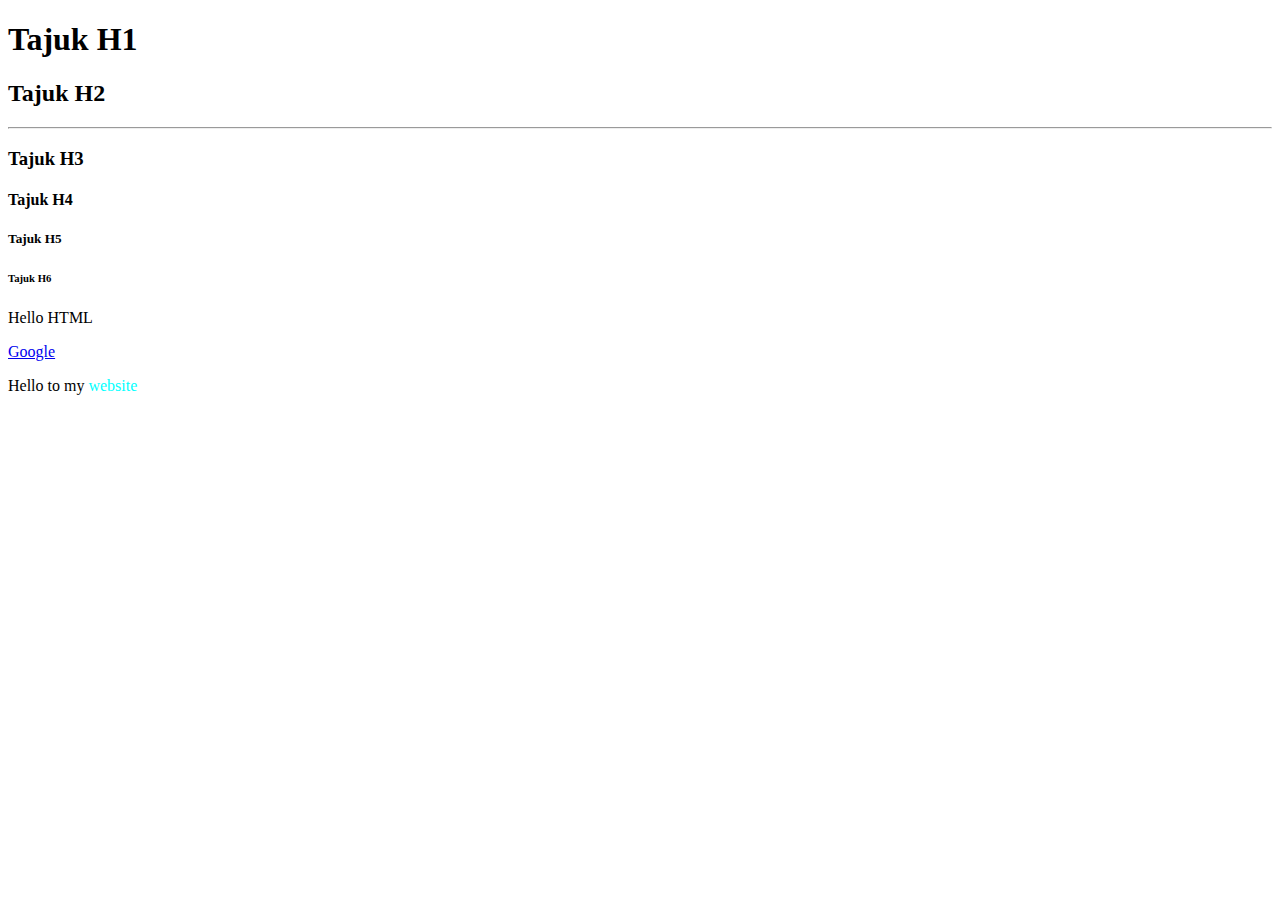
<file: asas-html/index.html>
<!DOCTYPE html>
<html>
    <head>
        <title>Ini web page saya</title>
    </head>

    <body>
        <div>
            <h1>Tajuk H1</h1>
            <h2>Tajuk H2</h2>
            <hr>
            <h3>Tajuk H3</h3>
            <h4>Tajuk H4</h4>
            <h5>Tajuk H5</h5>
            <h6>Tajuk H6</h6>
            <p>Hello HTML</p>
            <a href="https://google.com">Google</a>
            <p>Hello to my <span style="color: aqua;">website</span></p>
        </div>
    </body>
</html>
</file>
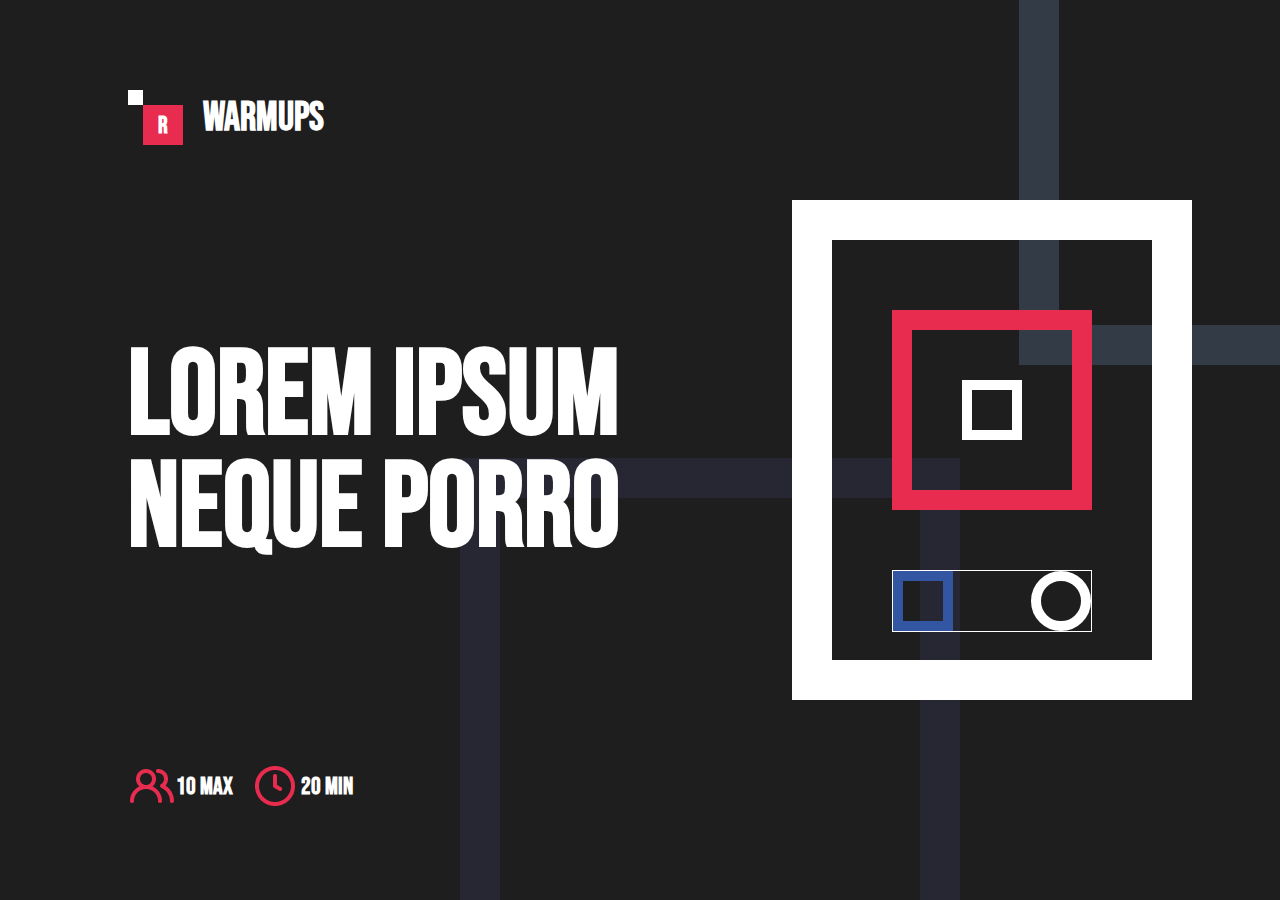
<file: banner/banner.html>
<!DOCTYPE html>
<html lang="en">
<head>
    <meta charset="UTF-8">
    <meta name="viewport" content="width=device-width, initial-scale=1.0">
    <title>Document</title>
    <link rel="stylesheet" href="./banner.css">
    <link rel="preconnect" href="https://fonts.googleapis.com">
    <link rel="preconnect" href="https://fonts.gstatic.com" crossorigin>
    <link href="https://fonts.googleapis.com/css2?family=Bebas+Neue&display=swap" rel="stylesheet">
</head>
<body>
    <main class="main-container">
       

        <section class="left-container">
           <div class="header">
                <div class="box">
                    <div class="left-white"></div>
                    <div class="right-red"><h2>R</h2></div>
                </div>
                <div class="warmups"><h2>WARMUPS</h2></div>
           </div>

           <div class="middle-caption">
                <h1>LOREM IPSUM NEQUE PORRO</h1>
           </div>

           <div class="logo">
                <div class="logo-person">
                    <img src="../assets/users-alt.png" alt="">
                    <h2>10 MAX</h2>
                </div>
                <div class="logo-time">
                    <img src="../assets/clock.png" alt="">
                    <h2>20 MIN</h2>
                </div>
           </div>

        </section>

        <section class="right-container">
           <div class="white-container">
                <div class="red-container">
                    <div class="small-white"></div>
                </div>
                <div class="white-blue">
                    <div class="blue-container"></div>
                    <div class="white-circle"></div>
                 </div>
                 <div class="outside-box-one"></div>
                 <div class="outside-box-two"></div>
           </div>
           
         </section>
        
    </main>
    <!-- <section class="white-solid"></section>
    <section class="red-solid">R</section>
    <section class="warmups"><h1>WARMUPS</h1></section> -->



    <!-- <main>
        <section class="left-container">
            <h3>WARMUPS</h3>
            <h2>LOREM IPSUM <br>NEQUE PORRO</h2>
            <h4>10 MAX</h4>
            <h4>20 MIN</h4>
        </section>
    </main> -->
        <!-- <section class="square-box1"></section>
        <section class="square-box2"></section> -->
        <!-- <section class="white-container"></section>
        <section class="red-container"></section>
        <section class="small-white"></section>
        <section class="blue-container"></section>
        <section class="white-circle"></section> -->
        
    
</body>
</html>
</file>
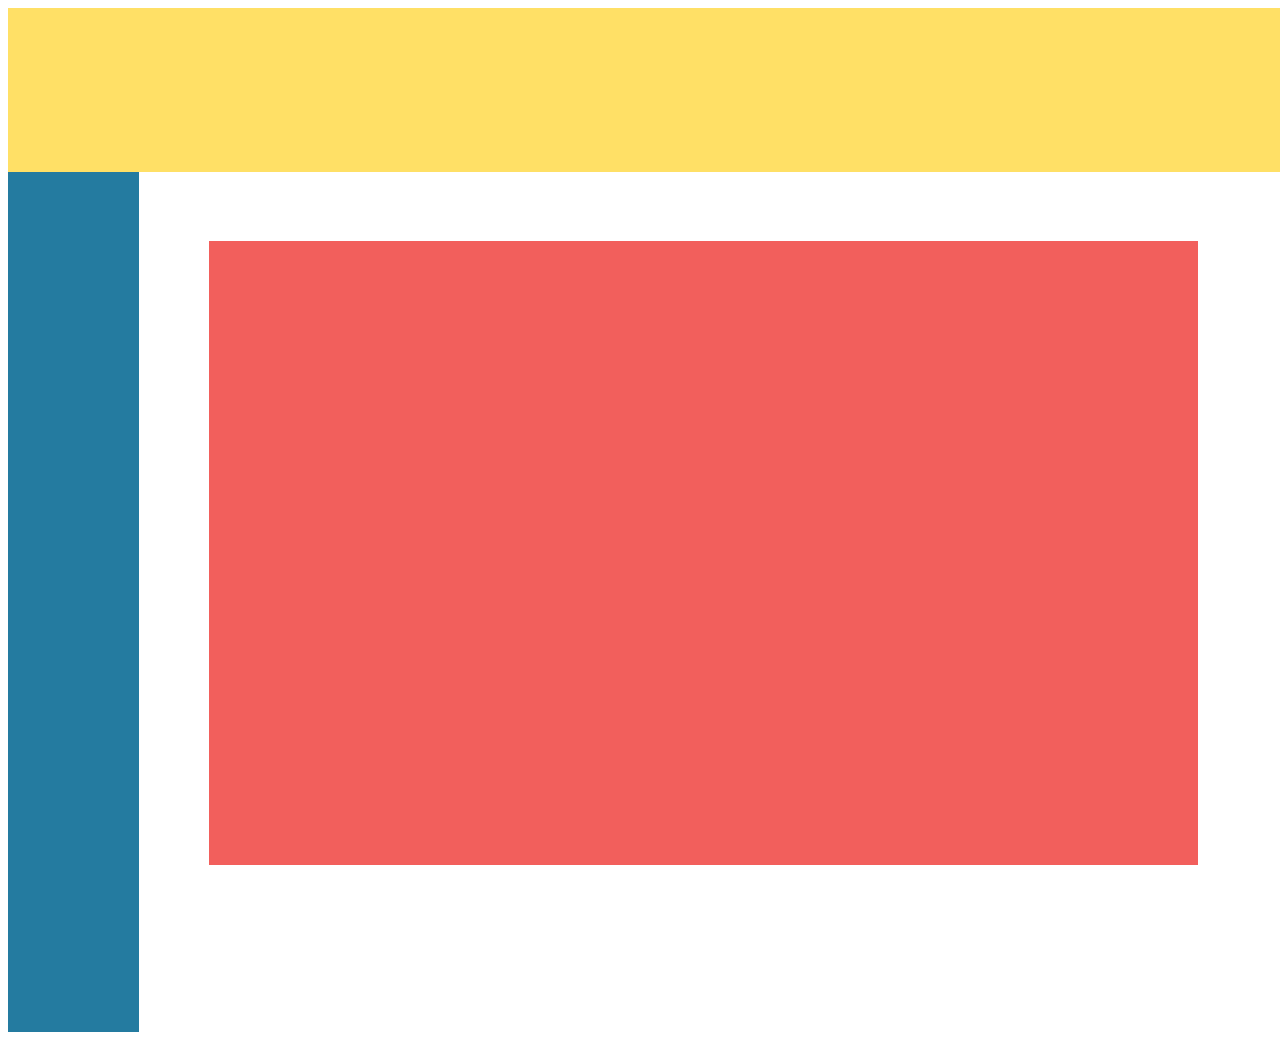
<file: css-arrangement/flex.html>
<!DOCTYPE html>
<html lang="en">
<head>
    <meta charset="UTF-8">
    <meta name="viewport" content="width=device-width, initial-scale=1.0">
    <title>Document</title>
    <link rel="stylesheet" href="./flex.css">
</head>
<body>
    <div class="header"></div>
    <div class="main-parent">
        <div class="blue-container"></div>
        <div class="white-container">
            <div class="red-container"></div>
        </div>
    </div>
</body>
</html>
</file>
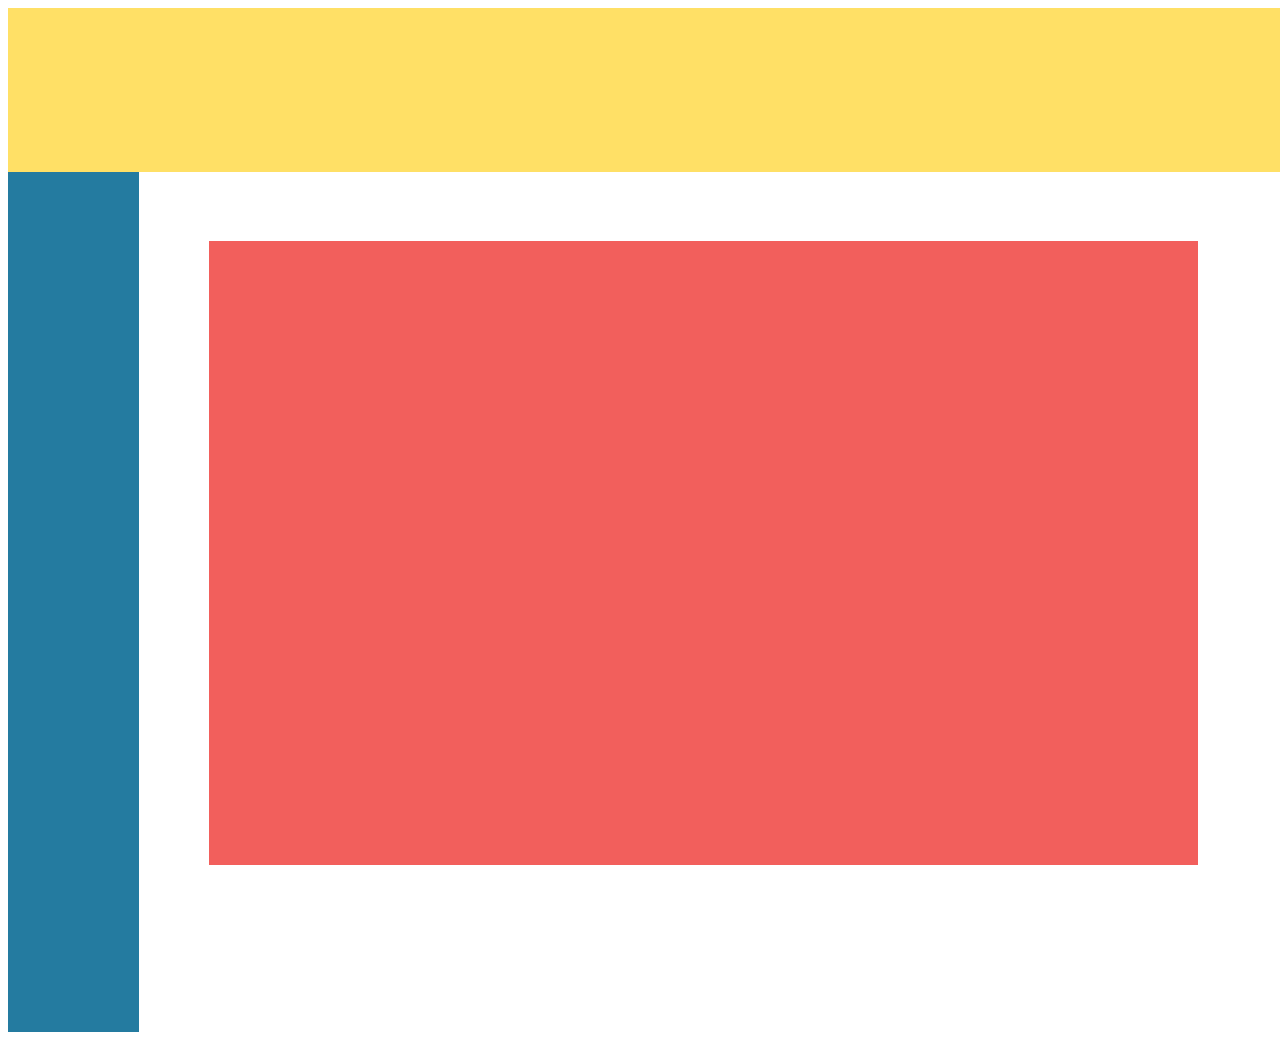
<file: css-arrangement/page-one.html>
<!DOCTYPE html>
<html lang="en">
<head>
    <meta charset="UTF-8">
    <meta name="viewport" content="width=device-width, initial-scale=1.0">
    <title>Document</title>
    <link rel="stylesheet" href="./page-one.css">
</head>
<body>
    <div class="header"></div>
    <div class="main-parent">
        <div class="blue-container"></div>
        <div class="white-container">
            <div class="red-container"></div>
        </div>
    </div>
</body>
</html>
</file>
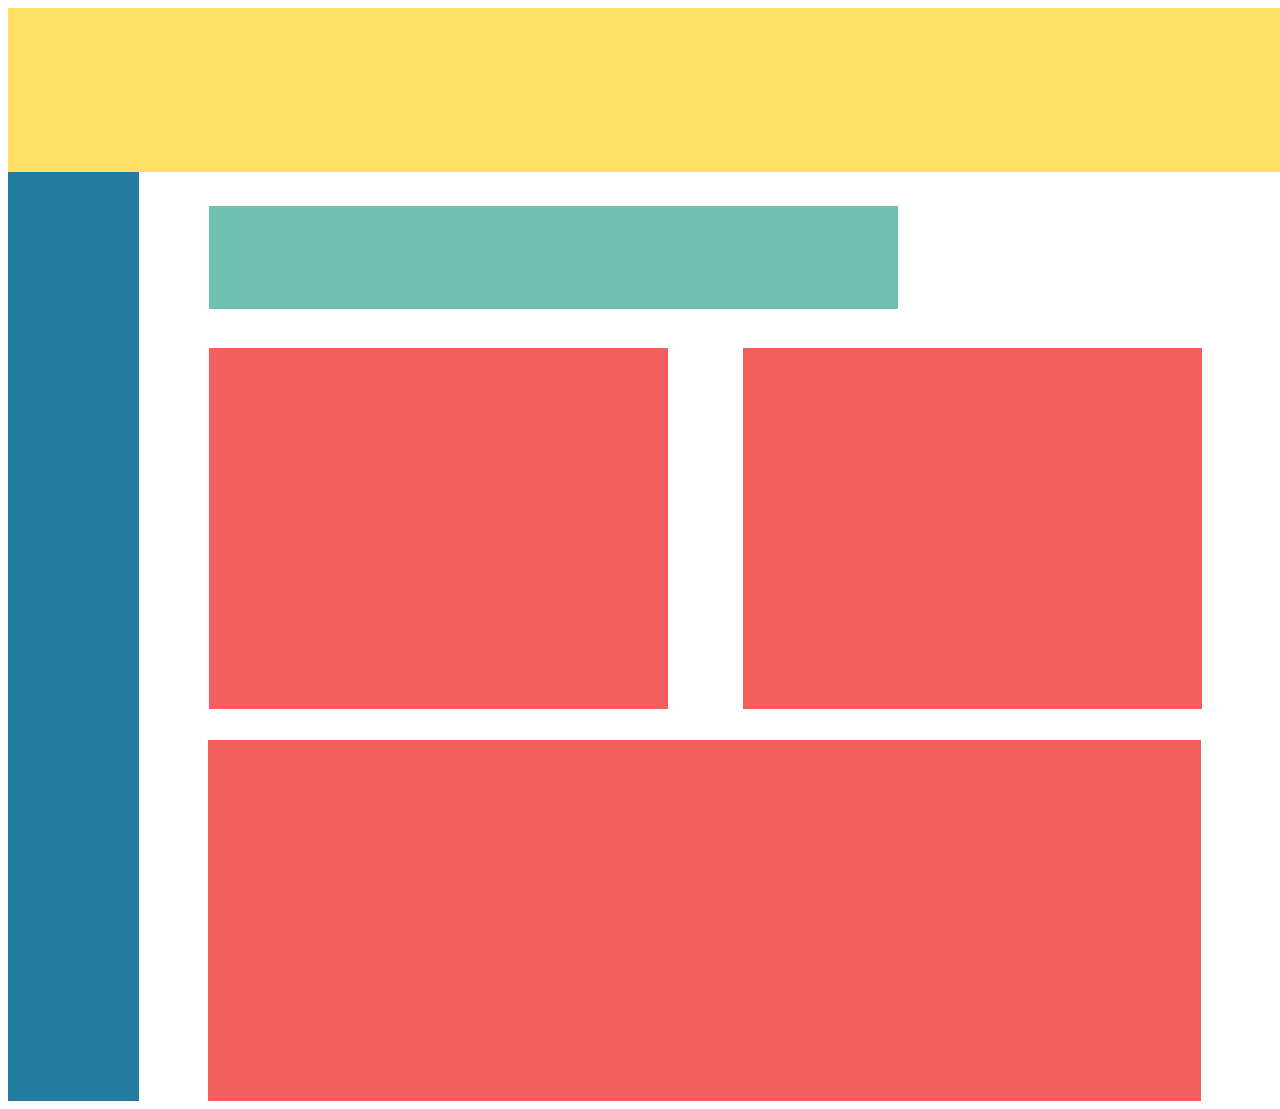
<file: css-arrangement/page-three.html>
<!DOCTYPE html>
<html lang="en">
<head>
    <meta charset="UTF-8">
    <meta name="viewport" content="width=device-width, initial-scale=1.0">
    <title>Document</title>
    <link rel="stylesheet" href="./page-three.css">
</head>
<body>
    <div class="header"></div>
    <div class="main-container">
        <div class="blue-container"></div>
        <div class="white-container">
            <div class="green-container"></div>
            <div class="middle-container">
                <div class="left-container"></div>
                <div class="right-container"></div>
            </div>
            <div class="bottom-container"></div>
        </div>
    </div>
</body>
</html>
</file>
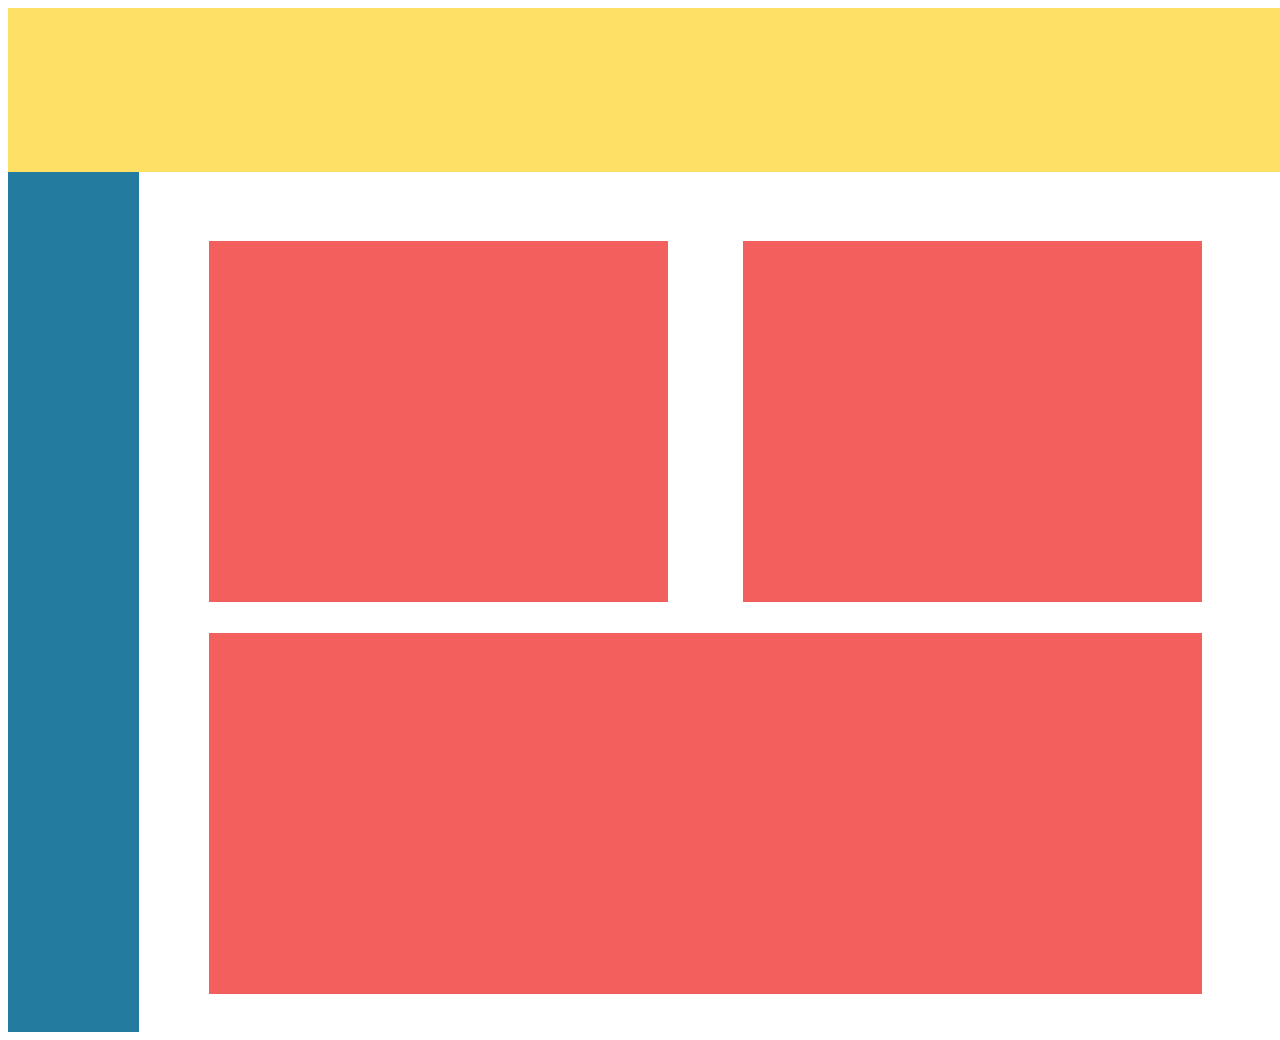
<file: css-arrangement/page-two.html>
<!DOCTYPE html>
<html lang="en">
<head>
    <meta charset="UTF-8">
    <meta name="viewport" content="width=device-width, initial-scale=1.0">
    <title>Document</title>
    <link rel="stylesheet" href="./page-two.css">
</head>
<body>
    <div class="header"></div>
    <div class="main-container">
        <div class="blue-container"></div>
        <div class="white-container">
            <div class="first-row">
                <div class="left-box"></div>
                <div class="right-box"></div>
            </div>
            <div class="second-row"></div>
        </div>
    </div>
</body>
</html>
</file>
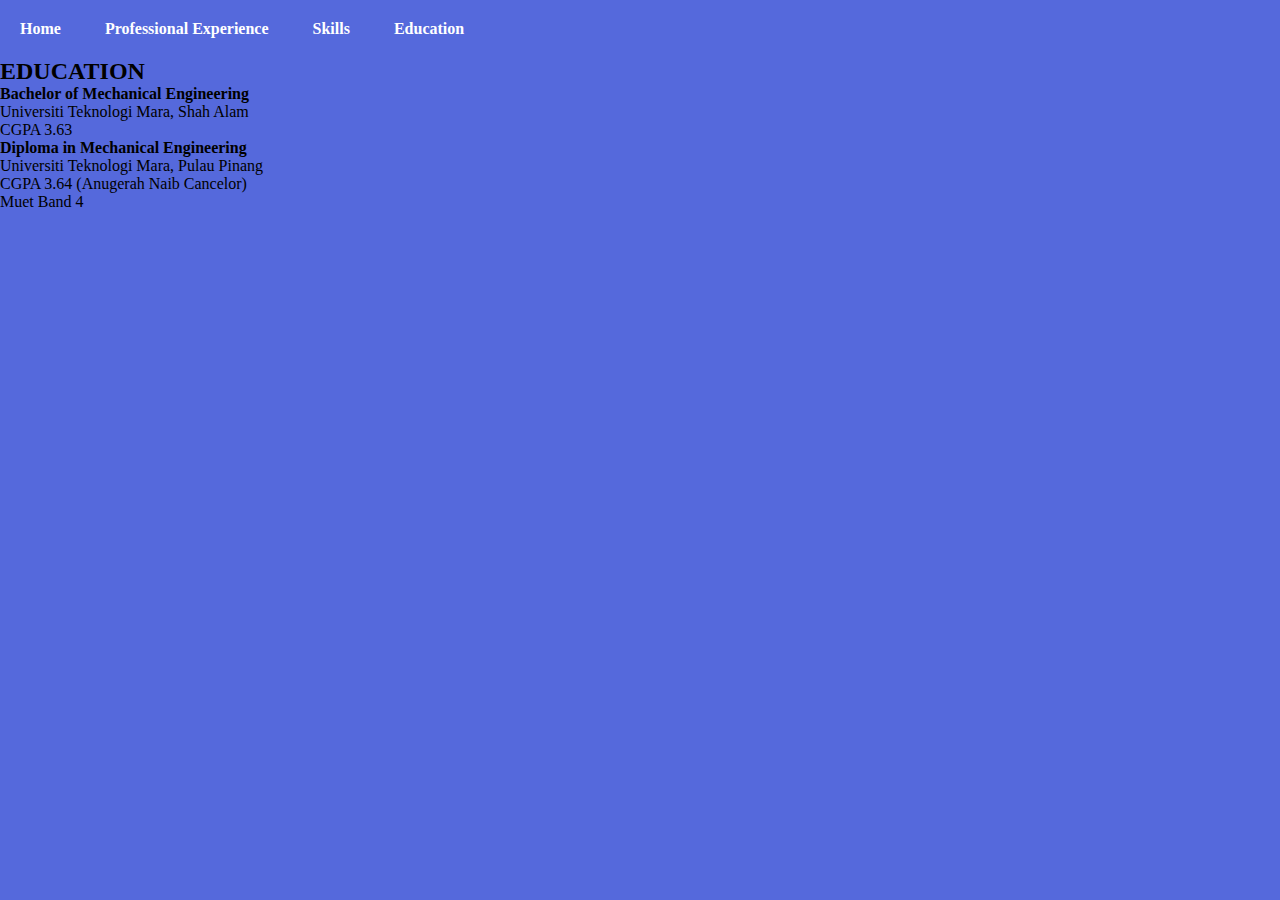
<file: resume/education.html>
<!DOCTYPE html>
<html>
    <head>
        <title>Education</title>
        <link rel="stylesheet" href="home.css">
    </head>

    <body>
        <header>
            <nav >
                <ul>
                    <li class="navbar"><a href="./index.html">Home</a></li>
                    <li class="navbar"><a href="./experiences.html">Professional Experience</a></li>
                    <li class="navbar"><a href="./skills.html">Skills</a></li>
                    <li class="navbar"><a href="./education.html">Education</a></li>
                </ul>
            </nav>
        </header>
            <h2>EDUCATION</h2>
        <section>
            <h4>Bachelor of Mechanical Engineering</h4>
            <ul>
                <li>Universiti Teknologi Mara, Shah Alam</li>
                <li>CGPA 3.63</li>
            </ul>
        </section>

        <section>
            <h4>Diploma in Mechanical Engineering</h4>
            <ul>
                <li>Universiti Teknologi Mara, Pulau Pinang</li>
                <li>CGPA 3.64 (Anugerah Naib Cancelor) </li>
                <li>Muet Band 4 </li>
            </ul>
        </section>
    </body>
</html>
</file>
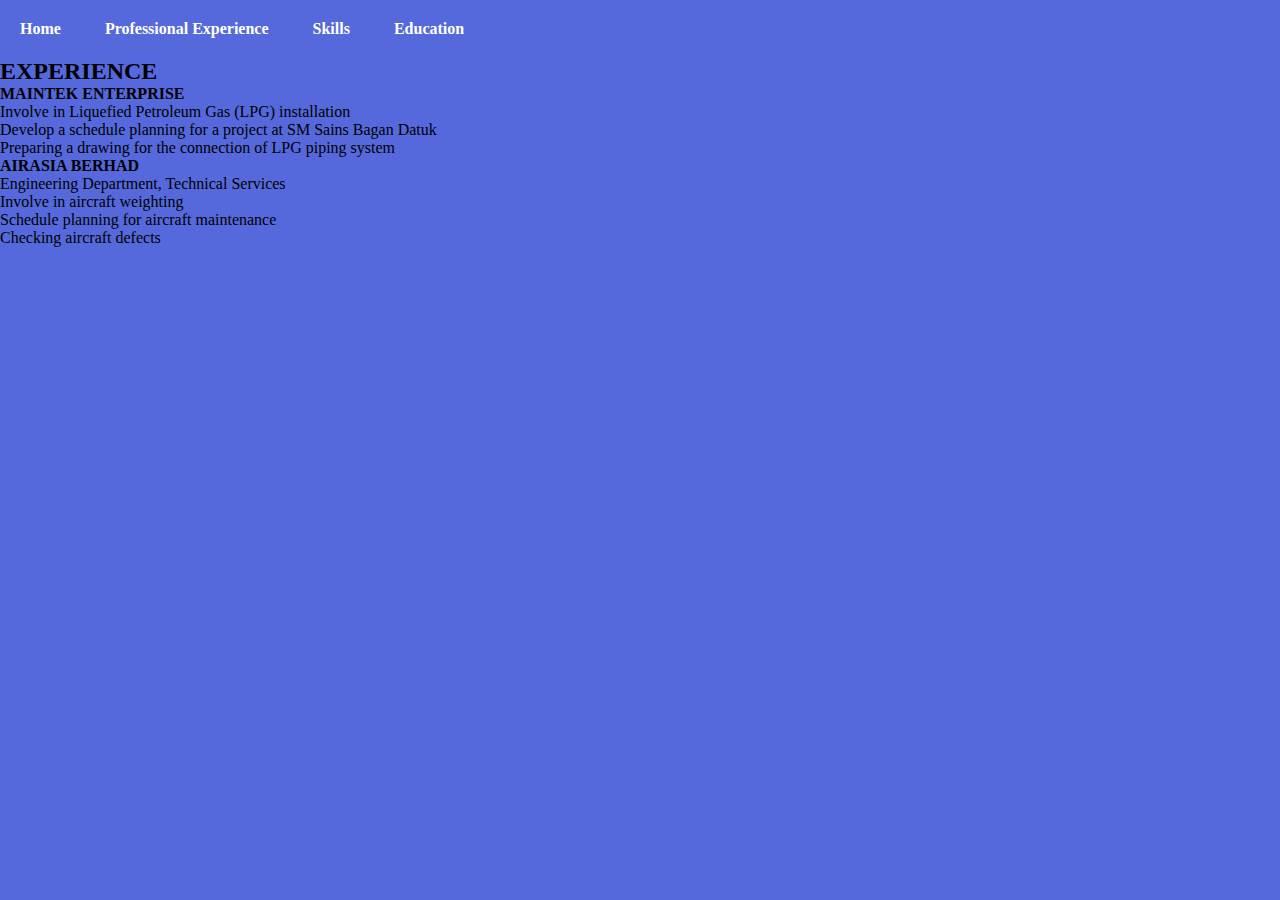
<file: resume/experience.html>
<!DOCTYPE html>
<html>
    <head>
        <title>Experiences</title>
        <link rel="stylesheet" href="home.css">
    </head>
    <body>
        <header>
            <nav >
                <ul>
                    <li class="navbar"><a href="./index.html">Home</a></li>
                    <li class="navbar"><a href="./experiences.html">Professional Experience</a></li>
                    <li class="navbar"><a href="./skills.html">Skills</a></li>
                    <li class="navbar"><a href="./education.html">Education</a></li>
                </ul>
            </nav>
        </header>

        <h2>EXPERIENCE</h2>

        <section>
            <h4>MAINTEK ENTERPRISE</h4>
                <ul>
                    <li>Involve in Liquefied Petroleum Gas (LPG) installation</li>
                    <li>Develop a schedule planning for a project at SM Sains Bagan Datuk</li>
                    <li>Preparing a drawing for the connection of LPG piping system</li>
                </ul>
        </section>

        <section>
            <h4>AIRASIA BERHAD</h4>
                <div class="dimension">
                    
                </div>

                <ul>
                    <li>Engineering Department, Technical Services</li>
                    <li>Involve in aircraft weighting</li>
                    <li>Schedule planning for aircraft maintenance</li>
                    <li>Checking aircraft defects</li>
                </ul>
        </section>
    </body>
</html>
</file>
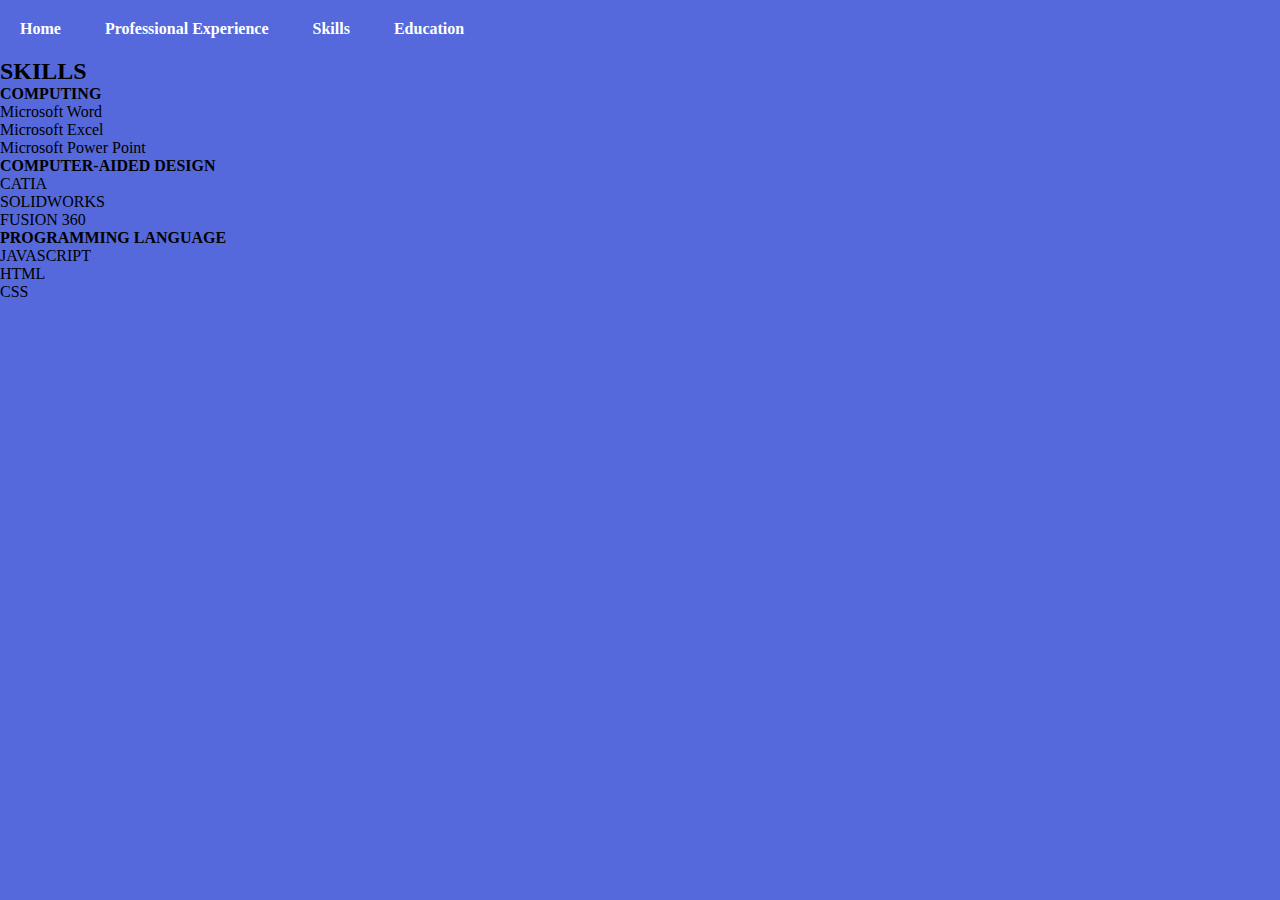
<file: resume/skills.html>
<!DOCTYPE html>
<html>
    <head>
        <link rel="stylesheet" href="home.css">
    </head>

    <body>
        <header>
            <nav >
                <ul>
                    <li class="navbar"><a href="./index.html">Home</a></li>
                    <li class="navbar"><a href="./experience.html">Professional Experience</a></li>
                    <li class="navbar"><a href="./skills.html">Skills</a></li>
                    <li class="navbar"><a href="./education.html">Education</a></li>
                </ul>
            </nav>
        </header>
            <h2>SKILLS</h2>
        <section>
            <ul>
                <h4>COMPUTING</h4>
                <ul>
                    <li>Microsoft Word</li>
                    <li>Microsoft Excel</li>
                    <li>Microsoft Power Point</li>
                </ul>
            </ul>
        </section>

        <section>
            <ul>
                <h4>COMPUTER-AIDED DESIGN</h4>
                <ul>
                    <li>CATIA</li>
                    <li>SOLIDWORKS</li>
                    <li>FUSION 360</li>
                </ul>
            </ul>
        </section>
        
        <section>
            <ul>
                <h4>PROGRAMMING LANGUAGE</h4>
                <ul>
                    <li>JAVASCRIPT</li>
                    <li>HTML</li>
                    <li>CSS</li>
                </ul>
            </ul>
        </section>
    </body>
</html>
</file>
<file: banner/banner.css>
body{
    background-color: #1E1E1E;    
    
}

*{
    margin: 0;
    padding: 0;
    box-sizing: border-box;
    font-family: 'Bebas Neue';
    color: #FFF;
}

.main-container{
    display: flex;
    flex-direction: row;
    justify-content: center;
    align-items: center;
    width: 100vw;
    height: 100vh;
    overflow: hidden;
}

.left-container,
.right-container
{
    width:50vw;
    height: 80vh;
}

.left-container{
    margin-left: 10%;
    display: flex;
    flex-direction: column;
    justify-content: space-between;
    align-items: start;
}

.header{
    /* border: #FFF solid 1px; */
    display: flex;
    flex-direction: row;
    justify-content: start;
    align-items: center;
    
}

.box{
    width: 55px;
    height: 55px;
    position: relative;
    margin-right: 20px;
}

.left-white{
    background-color: #FFF;
    width: 15px;
    height: 15px;
    position: absolute;
    top: 0;
    left: 0;
}

.right-red{
    background-color: #E82C4F;
    width: 40px;
    height: 40px;
    display: flex;
    flex-direction: row;
    justify-content: center;
    align-items: center;
    position: absolute;
    bottom: 0;
    right: 0;
}


.warmups > h2{
    font-size: 40px;
}

.middle-caption > h1{
    font-size: 120px;
    line-height: 93.5%;
}

.logo
{
    display: flex;
    flex-direction: row;
    justify-content: start;
    align-items: start;
}

.logo-person,
.logo-time{
    display: flex;
    flex-direction: row;
    justify-content: center;
    align-items: center;
}

.logo-person{
    margin-right: 20px;
}

/* right container */

.right-container{
    position: relative;
    display: flex;
    flex-direction: row;
    justify-content: center;
    align-items: center;
    /* border: pink solid 5px; */
}


.white-container{
 
    width: 400px;
    height: 500px;
    border: #FFF 40px solid;
    box-sizing: border-box;
    
}

.red-container{
    width: 200px;
    height: 200px;
    box-sizing: border-box;
    border: #E82C4F 20px solid;
    margin-top: 70px;
    margin-left: 60px;
    /* margin-right: 160px; */
    display: flex;
    flex-direction: row;
    justify-content: center;
    align-items: center;
}

.small-white{
    width: 60px;
    height: 60px;
    border: #FFF 10px solid;
}

.white-blue{
    width: 200px;
    
    margin-top: 60px;
    border: #FFF 1px solid;
    display: flex;
    flex-direction: row;
    justify-content: space-between;
    /* align-items: center; */
    margin-left: 60px;
}

.blue-container{
    width: 60px;
    height: 60px;
    border: #3256A1 10px solid;
}

.white-circle{
    width: 60px;
    height: 60px;
    border: #fff 10px solid;
    border-radius: 60px;
}

/* background box */
.outside-box-one{
    position: absolute;
    top: -225px;
    left: 315px;
    z-index: -1;
    width: 500px;
    height: 500px;
    border: #48596D 40px solid;
    opacity: 0.5;
    
}

.outside-box-two{
    position: absolute;
    bottom: -148px;
    right: 320px;
    z-index: -1;
    width: 500px;
    height: 500px;
    border: #2D2F48 40px solid;
    opacity: 0.5;
    overflow-x: hidden;
}
</file>
<file: css-arrangement/flex.css>
.header{
    background-color: #FFE066;
    width:1440px;
    height:164px;
}

.main-parent{
    display: flex;
}

.blue-container{
    background-color:#247BA0 ;
    width: 307px;
    height: 860px;
}

.red-container{
    background-color: #F25F5C;
    width: 989px;
    height: 624px;
    margin: 69px 74px 167px 70px;
}
</file>
<file: css-arrangement/page-one.css>
.header{
    background-color: #FFE066;
    width:1440px;
    height:164px;
}

.main-parent{
    display: flex;
}

.blue-container{
    background-color:#247BA0 ;
    width: 307px;
    height: 860px;
}

.red-container{
    background-color: #F25F5C;
    width: 989px;
    height: 624px;
    margin: 69px 74px 167px 70px;
}
</file>
<file: css-arrangement/page-three.css>
.header{
    background-color: #FFE066;
    width: 1440px;
    height: 164px;
}

.main-container{
    display: flex;
}

.blue-container{
    background-color:#247BA0 ;
    width: 307px;
    height:929px;
}

.green-container{
    background-color:#70C1B3;
    width: 689px;
    height: 103px;
    margin-left: 70px;
    margin-top: 34px;
    margin-bottom: 39px;
}

.middle-container{
    display: flex;
}

.left-container{
    background-color:#F25F5C ;
    width: 459px;
    height: 361px;
    margin: 0px 0px 31px 70px;
}

.right-container{
    background-color:#F25F5C ;
    width: 459px;
    height: 361px;
    margin: 0px 70px 31px 75px;
}

.bottom-container{
    background-color:#F25F5C ;
    width: 993px;
    height: 361px;
    margin-left: 69px;
}
</file>
<file: css-arrangement/page-two.css>
.header{
    background-color:#FFE066;
    width: 1440px;
    height: 164px;
}

.main-container{
   display: flex;
}

.blue-container{
    background-color:#247BA0;
    width: 307px;
    height: 860px;
}

.first-row{
    display: flex;
}


.left-box{
    background-color:#F25F5C ;
    width: 459px;
    height: 361px;
    margin: 69px 0px 31px 70px;
}

.right-box{
    background-color:#F25F5C ;
    width: 459px;
    height: 361px;
    margin: 69px 70px 31px 75px;
}

.second-row{
    background-color:#F25F5C ;
    width: 993px;
    height: 361px;
    margin: 0px 70px 38px 70px;
}
</file>
<file: resume/home.css>
*{
    margin: 0;
    padding: 0;
}

body{
    background-color: rgb(85,105,220);
}

header{
    /* border-bottom: 2px solid; */
    background-color: rgb(85,105,220);
}

.navbar{
    display: inline-block;
    margin: 20px;
}

a{
    text-decoration: none;
    color: white;
    font-weight: bold;
}

.main-page{
    display: flex;
    flex-direction: row;
    justify-content: start;
    align-items: start;
    background-color: rgb(85,105,220);
}
.left-page{
    background-color: rgb(85,105,220);
    background-image: url("../assets/laptop-background.png");
    background-repeat: no-repeat;
    background-size: coverS;
    width: 80%;
    height: 91vh;
    /* border: black 2px solid; */
    border-top-right-radius: 30px;
    background-size: cover;
    opacity: 100%;
    margin-top: 6px;
}

.right-page{
    background-color: rgb(85,105,220);
    width: 45%;
    height: 90vh;
}

.details{
    display: flex;
    flex-direction: column;
    justify-content: center;
    align-items: center;
    color: white;
}



img{
    border-radius: 100px;
}

.details > h1{
    padding-bottom: 20px;
}

.qualification,
.location{
    font-size: 20px;
}

.about{
    /* border: 2px solid; */
    text-align: center;
    width: 700px;
    margin: auto;
}

li{
    list-style: none;
}

.contact{
    /* border: 2px solid; */
    text-align: center;
}

img{
    width:200px;
    height:200px;
    object-fit: cover;
}

.outer{
    width: 200px;
    height: 200px;
    background-color: burlywood;
    position:relative;
}

.inner{
    width: 80px;
    height: 80px;
    background-color: aqua;
    position: absolute;
    top: 20px;
}


.container{
display: flex;
}

.box{
width: 200px;
height: 200px;
}

#red{

    background-color: red;
}

#yellow{
    background-color: yellow;
}

#blue{
    background-color: blue;
}

.social-media{
    display: flex;
    flex-direction: row;
    justify-content: center;
    align-items: start;
    gap: 50px;
    margin-top: 90px;
    /* border: black 3px solid; */
}

.details > h1{
    padding-top: 40px;
}

.social-media > i {
    font-size: 40px;
    color: white;
}

.email-button{
    display: flex;
    flex-direction: row;
    justify-content: center;
    align-items: center;
    /* border: black 2px solid; */
    margin-top: 40px;
}
.email-button > h2{
    
    background-color: white;
    padding: 15px;
    border-radius: 25px;
}
</file>
